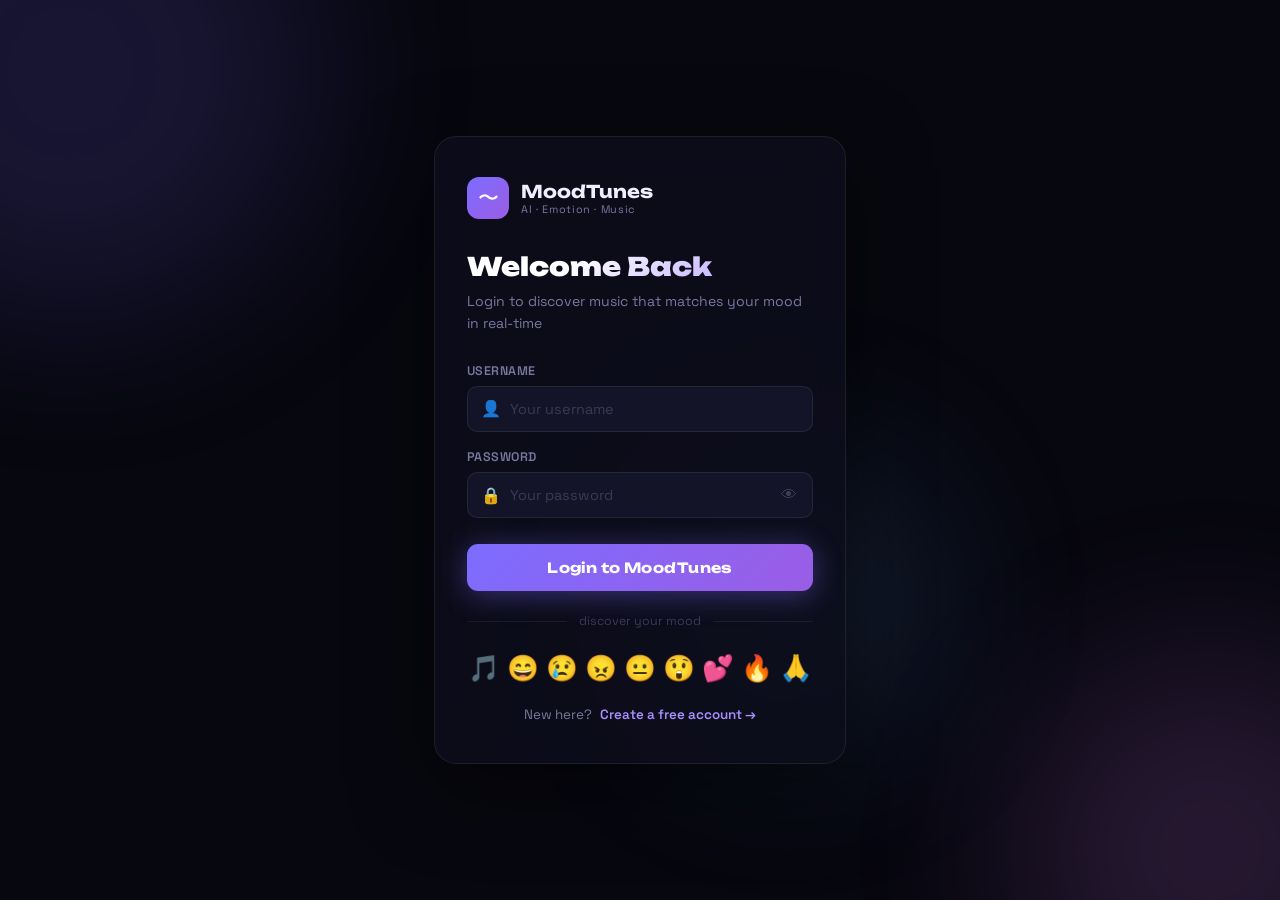
<file: templates/login.html>
<!DOCTYPE html>
<html lang="en">
<head>
  <meta charset="UTF-8"/>
  <meta name="viewport" content="width=device-width, initial-scale=1.0"/>
  <title>MoodTunes · Login</title>
  <link rel="preconnect" href="https://fonts.googleapis.com"/>
  <link href="https://fonts.googleapis.com/css2?family=Space+Grotesk:wght@400;500;600;700&family=Unbounded:wght@700;900&display=swap" rel="stylesheet"/>
  <link rel="stylesheet" href="/static/auth.css"/>
</head>
<body>
  <div class="blob b1"></div>
  <div class="blob b2"></div>
  <div class="blob b3"></div>

  <div class="auth-wrap">
    <div class="auth-card">

      <div class="auth-logo">
        <div class="logo-mark">〜</div>
        <div>
          <span class="logo-name">MoodTunes</span>
          <span class="logo-sub">AI · Emotion · Music</span>
        </div>
      </div>

      <h1 class="auth-title">Welcome Back</h1>
      <p class="auth-desc">Login to discover music that matches your mood in real-time</p>

      <div class="alert alert-error"   id="errBox"  style="display:none"></div>
      <div class="alert alert-success" id="okBox"   style="display:none"></div>

      <div class="field">
        <label class="field-label">Username</label>
        <div class="field-wrap">
          <span class="field-icon">👤</span>
          <input id="username" class="field-input" type="text" placeholder="Your username" autocomplete="username"/>
        </div>
      </div>

      <div class="field">
        <label class="field-label">Password</label>
        <div class="field-wrap">
          <span class="field-icon">🔒</span>
          <input id="password" class="field-input" type="password" placeholder="Your password" autocomplete="current-password"/>
          <button class="eye-btn" type="button" onclick="toggleEye('password',this)">👁</button>
        </div>
      </div>

      <button class="btn-auth" id="loginBtn" onclick="doLogin()">
        <span class="btn-shine"></span>
        <span class="btn-txt">Login to MoodTunes</span>
      </button>

      <div class="auth-divider"><span>discover your mood</span></div>
      <div class="auth-emotions">🎵 😄 😢 😠 😐 😲 💕 🔥 🙏</div>

      <p class="auth-switch">
        New here? <a href="/register" class="auth-link">Create a free account →</a>
      </p>
    </div>
  </div>

  <script>
    async function doLogin() {
      const username = document.getElementById('username').value.trim();
      const password = document.getElementById('password').value;
      const btn      = document.getElementById('loginBtn');
      hideAlerts();

      if (!username || !password) { showErr('Please fill in all fields'); return; }

      btn.disabled = true;
      btn.querySelector('.btn-txt').textContent = 'Logging in…';

      try {
        const res  = await fetch('/api/login', {
          method: 'POST', headers: {'Content-Type':'application/json'},
          body: JSON.stringify({ username, password })
        });
        const data = await res.json();
        if (res.ok) {
          showOk('Welcome back! Redirecting… 🎵');
          setTimeout(() => window.location.href = '/', 900);
        } else {
          showErr(data.error || 'Login failed');
          btn.disabled = false;
          btn.querySelector('.btn-txt').textContent = 'Login to MoodTunes';
        }
      } catch(e) {
        showErr('Server error — is Flask running?');
        btn.disabled = false;
        btn.querySelector('.btn-txt').textContent = 'Login to MoodTunes';
      }
    }

    function toggleEye(id, btn) {
      const el = document.getElementById(id);
      el.type  = el.type === 'password' ? 'text' : 'password';
      btn.textContent = el.type === 'password' ? '👁' : '🙈';
    }

    function showErr(msg) { const el = document.getElementById('errBox'); el.textContent = msg; el.style.display = 'block'; }
    function showOk(msg)  { const el = document.getElementById('okBox');  el.textContent = msg; el.style.display = 'block'; }
    function hideAlerts() { document.getElementById('errBox').style.display = 'none'; document.getElementById('okBox').style.display = 'none'; }

    document.addEventListener('keydown', e => { if (e.key === 'Enter') doLogin(); });
  </script>
</body>
</html>
</file>
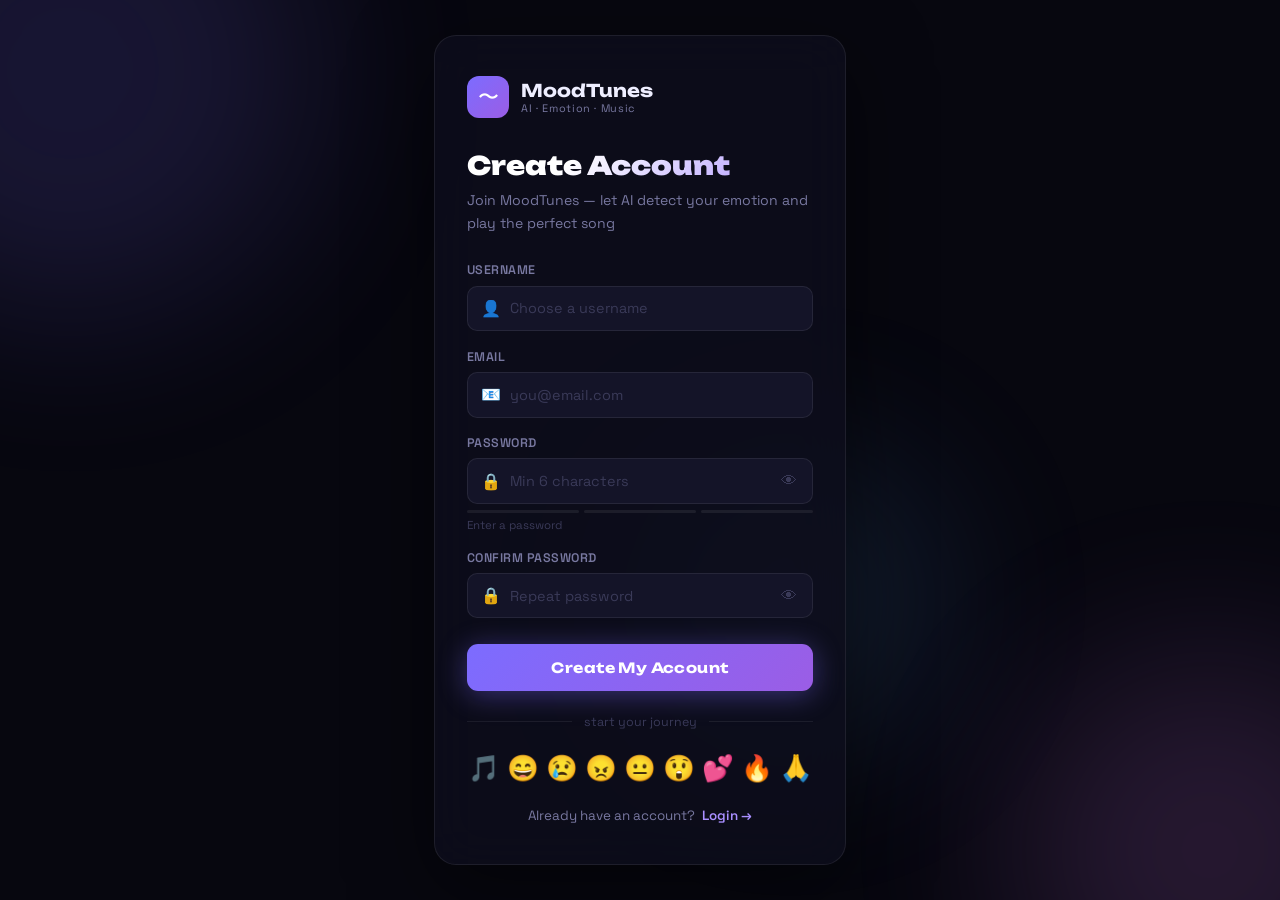
<file: templates/register.html>
<!DOCTYPE html>
<html lang="en">
<head>
  <meta charset="UTF-8"/>
  <meta name="viewport" content="width=device-width, initial-scale=1.0"/>
  <title>MoodTunes · Sign Up</title>
  <link rel="preconnect" href="https://fonts.googleapis.com"/>
  <link href="https://fonts.googleapis.com/css2?family=Space+Grotesk:wght@400;500;600;700&family=Unbounded:wght@700;900&display=swap" rel="stylesheet"/>
  <link rel="stylesheet" href="/static/auth.css"/>
</head>
<body>
  <div class="blob b1"></div>
  <div class="blob b2"></div>
  <div class="blob b3"></div>

  <div class="auth-wrap">
    <div class="auth-card">

      <div class="auth-logo">
        <div class="logo-mark">〜</div>
        <div>
          <span class="logo-name">MoodTunes</span>
          <span class="logo-sub">AI · Emotion · Music</span>
        </div>
      </div>

      <h1 class="auth-title">Create Account</h1>
      <p class="auth-desc">Join MoodTunes — let AI detect your emotion and play the perfect song</p>

      <div class="alert alert-error"   id="errBox" style="display:none"></div>
      <div class="alert alert-success" id="okBox"  style="display:none"></div>

      <div class="field">
        <label class="field-label">Username</label>
        <div class="field-wrap">
          <span class="field-icon">👤</span>
          <input id="username" class="field-input" type="text" placeholder="Choose a username" autocomplete="username"/>
        </div>
      </div>

      <div class="field">
        <label class="field-label">Email</label>
        <div class="field-wrap">
          <span class="field-icon">📧</span>
          <input id="email" class="field-input" type="email" placeholder="you@email.com" autocomplete="email"/>
        </div>
      </div>

      <div class="field">
        <label class="field-label">Password</label>
        <div class="field-wrap">
          <span class="field-icon">🔒</span>
          <input id="password" class="field-input" type="password" placeholder="Min 6 characters" autocomplete="new-password" oninput="checkStrength(this.value)"/>
          <button class="eye-btn" type="button" onclick="toggleEye('password',this)">👁</button>
        </div>
        <div class="pwd-strength">
          <div class="pwd-bar" id="bar1"></div>
          <div class="pwd-bar" id="bar2"></div>
          <div class="pwd-bar" id="bar3"></div>
        </div>
        <p class="pwd-hint" id="pwdHint">Enter a password</p>
      </div>

      <div class="field">
        <label class="field-label">Confirm Password</label>
        <div class="field-wrap">
          <span class="field-icon">🔒</span>
          <input id="confirm" class="field-input" type="password" placeholder="Repeat password" autocomplete="new-password"/>
          <button class="eye-btn" type="button" onclick="toggleEye('confirm',this)">👁</button>
        </div>
      </div>

      <button class="btn-auth" id="regBtn" onclick="doRegister()">
        <span class="btn-shine"></span>
        <span class="btn-txt">Create My Account</span>
      </button>

      <div class="auth-divider"><span>start your journey</span></div>
      <div class="auth-emotions">🎵 😄 😢 😠 😐 😲 💕 🔥 🙏</div>

      <p class="auth-switch">
        Already have an account? <a href="/login" class="auth-link">Login →</a>
      </p>
    </div>
  </div>

  <script>
    async function doRegister() {
      const username = document.getElementById('username').value.trim();
      const email    = document.getElementById('email').value.trim();
      const password = document.getElementById('password').value;
      const confirm  = document.getElementById('confirm').value;
      const btn      = document.getElementById('regBtn');
      hideAlerts();

      if (!username || !email || !password || !confirm) { showErr('All fields are required'); return; }
      if (username.length < 3)  { showErr('Username must be at least 3 characters'); return; }
      if (password.length < 6)  { showErr('Password must be at least 6 characters'); return; }
      if (password !== confirm) { showErr('Passwords do not match'); return; }

      btn.disabled = true;
      btn.querySelector('.btn-txt').textContent = 'Creating account…';

      try {
        const res  = await fetch('/api/register', {
          method: 'POST', headers: {'Content-Type':'application/json'},
          body: JSON.stringify({ username, email, password })
        });
        const data = await res.json();
        if (res.ok) {
          showOk('Account created! Welcome to MoodTunes 🎵');
          setTimeout(() => window.location.href = '/', 1000);
        } else {
          showErr(data.error || 'Registration failed');
          btn.disabled = false;
          btn.querySelector('.btn-txt').textContent = 'Create My Account';
        }
      } catch(e) {
        showErr('Server error — is Flask running?');
        btn.disabled = false;
        btn.querySelector('.btn-txt').textContent = 'Create My Account';
      }
    }

    function checkStrength(pwd) {
      const bars = ['bar1','bar2','bar3'];
      let level  = 0;
      if (pwd.length >= 6)  level++;
      if (pwd.length >= 10) level++;
      if (/[A-Z]/.test(pwd) && /[0-9]/.test(pwd)) level++;

      const cls   = ['','weak','medium','strong'];
      const hints = ['Enter a password','Weak — make it longer','Medium — add numbers/capitals','Strong password!'];
      bars.forEach((id, i) => {
        const el = document.getElementById(id);
        el.className = 'pwd-bar' + (i < level ? ' ' + cls[level] : '');
      });
      document.getElementById('pwdHint').textContent = hints[level];
    }

    function toggleEye(id, btn) {
      const el = document.getElementById(id);
      el.type  = el.type === 'password' ? 'text' : 'password';
      btn.textContent = el.type === 'password' ? '👁' : '🙈';
    }

    function showErr(msg) { const el = document.getElementById('errBox'); el.textContent = msg; el.style.display = 'block'; }
    function showOk(msg)  { const el = document.getElementById('okBox');  el.textContent = msg; el.style.display = 'block'; }
    function hideAlerts() { document.getElementById('errBox').style.display = 'none'; document.getElementById('okBox').style.display = 'none'; }

    document.addEventListener('keydown', e => { if (e.key === 'Enter') doRegister(); });
  </script>
</body>
</html>
</file>
<file: static/auth.css>
/* auth.css  -  Login & Register pages */
*, *::before, *::after { box-sizing: border-box; margin: 0; padding: 0; }

:root {
  --bg:    #07070f;
  --s1:    #0e0e1c;
  --s2:    #141428;
  --acc:   #7c6cff;
  --acc2:  #a98fff;
  --t1:    #eeeeff;
  --t2:    #7878a0;
  --t3:    #3a3a58;
  --r:     14px;
  --ease:  cubic-bezier(.4,0,.2,1);
}

body {
  font-family: 'Space Grotesk', sans-serif;
  background: var(--bg);
  color: var(--t1);
  min-height: 100vh;
  display: flex;
  align-items: center;
  justify-content: center;
  overflow: hidden;
}

/* Blobs */
.blob { position: fixed; border-radius: 50%; filter: blur(90px); opacity: .15; pointer-events: none; z-index: 0; animation: bf 14s ease-in-out infinite; }
.b1 { width: 500px; height: 500px; background: #7c6cff; top: -180px; left: -180px; }
.b2 { width: 400px; height: 400px; background: #d97cf5; bottom: -150px; right: -130px; animation-delay: -5s; }
.b3 { width: 300px; height: 300px; background: #5ba4f5; top: 50%; left: 50%; animation-delay: -9s; }
@keyframes bf { 0%,100%{transform:translate(0,0)} 50%{transform:translate(20px,-20px)} }

/* Card */
.auth-wrap { position: relative; z-index: 1; width: 100%; max-width: 460px; padding: 1.5rem; }

.auth-card {
  background: rgba(14,14,28,.85);
  backdrop-filter: blur(24px);
  border: 1px solid rgba(255,255,255,.08);
  border-radius: 22px;
  padding: 2.5rem 2rem;
  box-shadow: 0 24px 80px rgba(0,0,0,.5);
}

/* Logo */
.auth-logo { display: flex; align-items: center; gap: 12px; margin-bottom: 2rem; }
.logo-mark { width: 42px; height: 42px; border-radius: 12px; background: linear-gradient(135deg,#7c6cff,#9b5de5); display: flex; align-items: center; justify-content: center; font-size: 1.3rem; color: #fff; flex-shrink: 0; }
.logo-name { font-family: 'Unbounded', sans-serif; font-size: 1.1rem; font-weight: 700; display: block; }
.logo-sub  { font-size: .68rem; color: var(--t2); letter-spacing: .06em; display: block; }

/* Headings */
.auth-title { font-family: 'Unbounded', sans-serif; font-size: 1.6rem; font-weight: 900; margin-bottom: .5rem; background: linear-gradient(135deg,#fff 30%,var(--acc2)); -webkit-background-clip: text; -webkit-text-fill-color: transparent; background-clip: text; }
.auth-desc  { font-size: .88rem; color: var(--t2); margin-bottom: 1.75rem; line-height: 1.6; }

/* Alerts */
.alert { padding: .75rem 1rem; border-radius: 10px; font-size: .83rem; font-weight: 500; margin-bottom: 1rem; }
.alert-error   { background: rgba(255,95,95,.1);  border: 1px solid rgba(255,95,95,.25);  color: #ff8888; }
.alert-success { background: rgba(80,220,100,.1); border: 1px solid rgba(80,220,100,.25); color: #50dc64; }

/* Fields */
.field       { margin-bottom: 1.1rem; }
.field-label { font-size: .78rem; font-weight: 600; color: var(--t2); letter-spacing: .04em; text-transform: uppercase; margin-bottom: .45rem; display: block; }
.field-wrap  { position: relative; display: flex; align-items: center; }
.field-icon  { position: absolute; left: .9rem; font-size: 1rem; pointer-events: none; }
.field-input {
  width: 100%; padding: .8rem .9rem .8rem 2.6rem;
  background: var(--s2); border: 1px solid rgba(255,255,255,.08);
  border-radius: 10px; color: var(--t1); font-size: .9rem;
  font-family: inherit; transition: border-color .2s var(--ease);
  outline: none;
}
.field-input:focus { border-color: var(--acc); box-shadow: 0 0 0 3px rgba(124,108,255,.15); }
.field-input::placeholder { color: var(--t3); }
.eye-btn { position: absolute; right: .8rem; background: none; border: none; font-size: 1rem; cursor: pointer; color: var(--t3); padding: .2rem; transition: color .2s; }
.eye-btn:hover { color: var(--t2); }

/* Submit button */
.btn-auth {
  width: 100%; padding: .95rem; margin-top: .5rem;
  border: none; border-radius: 11px;
  background: linear-gradient(135deg,#7c6cff,#9b5de5);
  color: #fff; font-family: 'Unbounded', sans-serif;
  font-size: .88rem; font-weight: 700; letter-spacing: .03em;
  cursor: pointer; position: relative; overflow: hidden;
  transition: transform .2s var(--ease), box-shadow .2s var(--ease);
  box-shadow: 0 4px 28px rgba(124,108,255,.4);
}
.btn-auth:hover { transform: translateY(-2px); box-shadow: 0 8px 36px rgba(124,108,255,.55); }
.btn-auth:active { transform: translateY(0); }
.btn-auth:disabled { opacity: .5; cursor: not-allowed; transform: none; }
.btn-shine { position: absolute; inset: 0; background: linear-gradient(120deg,transparent 20%,rgba(255,255,255,.18) 50%,transparent 80%); transform: translateX(-100%); transition: transform .6s ease; }
.btn-auth:hover .btn-shine { transform: translateX(100%); }
.btn-txt { position: relative; }

/* Divider */
.auth-divider { display: flex; align-items: center; gap: .75rem; margin: 1.4rem 0; color: var(--t3); font-size: .78rem; }
.auth-divider::before, .auth-divider::after { content:''; flex:1; height:1px; background:rgba(255,255,255,.07); }

/* Emotion icons */
.auth-emotions { display: flex; justify-content: center; gap: .6rem; font-size: 1.6rem; margin-bottom: 1.4rem; animation: eFloat 3s ease-in-out infinite; }
@keyframes eFloat { 0%,100%{transform:translateY(0)} 50%{transform:translateY(-4px)} }

/* Switch link */
.auth-switch { text-align: center; font-size: .84rem; color: var(--t2); }
.auth-link   { color: var(--acc2); text-decoration: none; font-weight: 600; margin-left: .3rem; transition: color .2s; }
.auth-link:hover { color: #fff; }

/* Password strength */
.pwd-strength { margin-top: .4rem; display: flex; gap: .3rem; }
.pwd-bar { flex: 1; height: 3px; border-radius: 99px; background: rgba(255,255,255,.07); transition: background .3s; }
.pwd-bar.weak   { background: #ff5f5f; }
.pwd-bar.medium { background: var(--happy,#f9d94e); }
.pwd-bar.strong { background: #50dc64; }
.pwd-hint { font-size: .72rem; color: var(--t3); margin-top: .3rem; }
</file>
